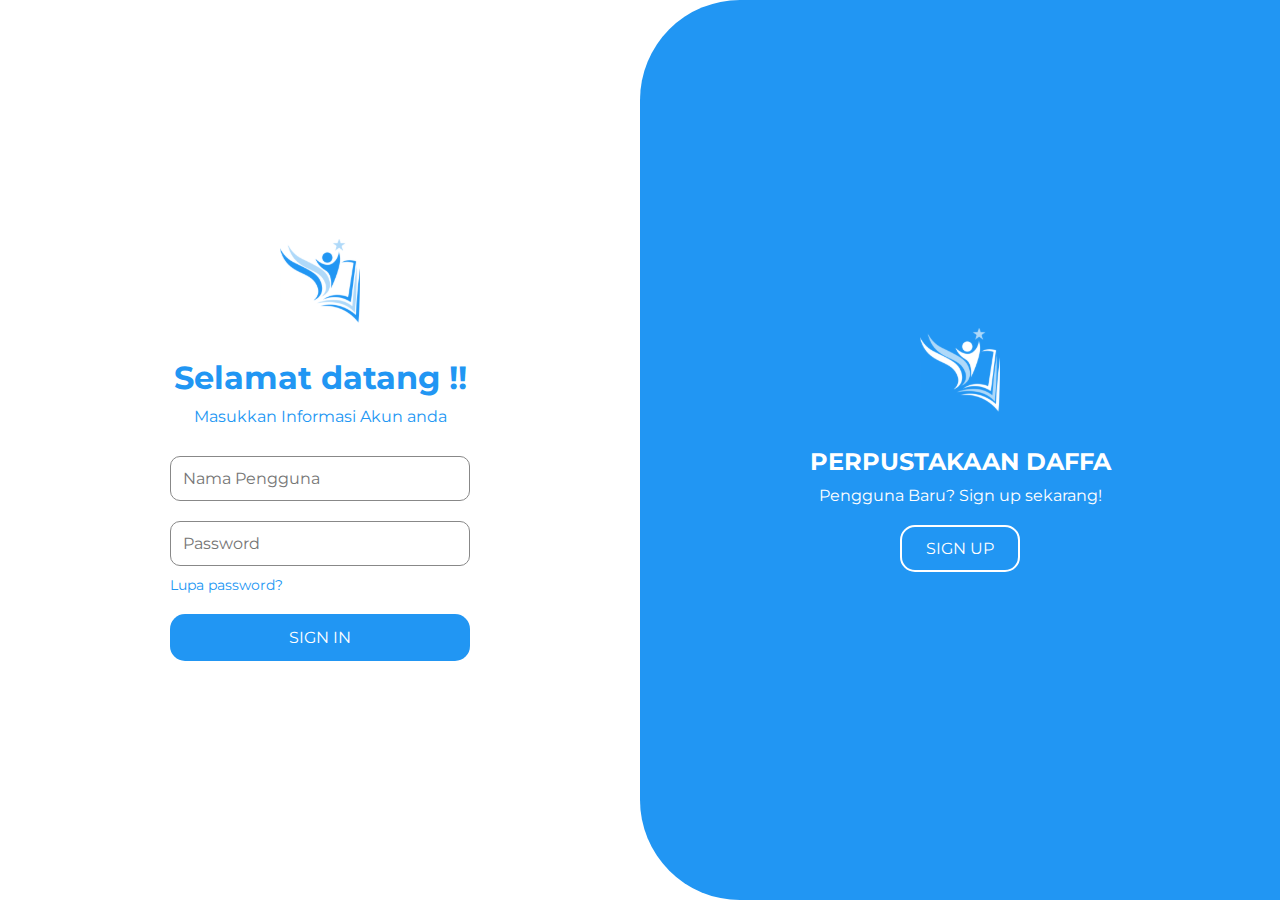
<file: index.html>
<!DOCTYPE html>
<html lang="en">
  <head>
    <meta charset="UTF-8" />
    <meta name="viewport" content="width=device-width, initial-scale=1.0" />
    <title>Login</title>
    <link
      rel="stylesheet"
      href="https://cdnjs.cloudflare.com/ajax/libs/font-awesome/6.5.1/css/all.min.css"
      crossorigin="anonymous"
    />
    <link
      rel="stylesheet"
      href="https://fonts.googleapis.com/css2?family=Montserrat&display=swap"
    />
    <link rel="stylesheet" href="styles/style-index.css" />
  </head>
  <body>
    <div class="container">
      <div class="left-panel">
        <img src="images/logo-biru.svg" alt="Logo" class="logo" />
        <h1>Selamat datang !!</h1>
        <p class="info-text">Masukkan Informasi Akun anda</p>
        <form id="login-form">
          <input
            type="text"
            name="email"
            placeholder="Nama Pengguna"
            required
          />
          <input
            type="password"
            name="password"
            placeholder="Password"
            required
          />
          <a href="forgot-password.html" class="forgot">Lupa password?</a>
          <button type="submit" class="btn-signin">SIGN IN</button>
        </form>
      </div>
      <div class="right-panel">
        <img src="images/logo-putih.svg" alt="Logo" class="logo" />
        <h2>PERPUSTAKAAN DAFFA</h2>
        <p>Pengguna Baru? Sign up sekarang!</p>
        <button id="signup-btn" class="btn-signup">SIGN UP</button>
      </div>
    </div>

    <script src="scripts/pages/script-index.js"></script>
  </body>
</html>
</file>
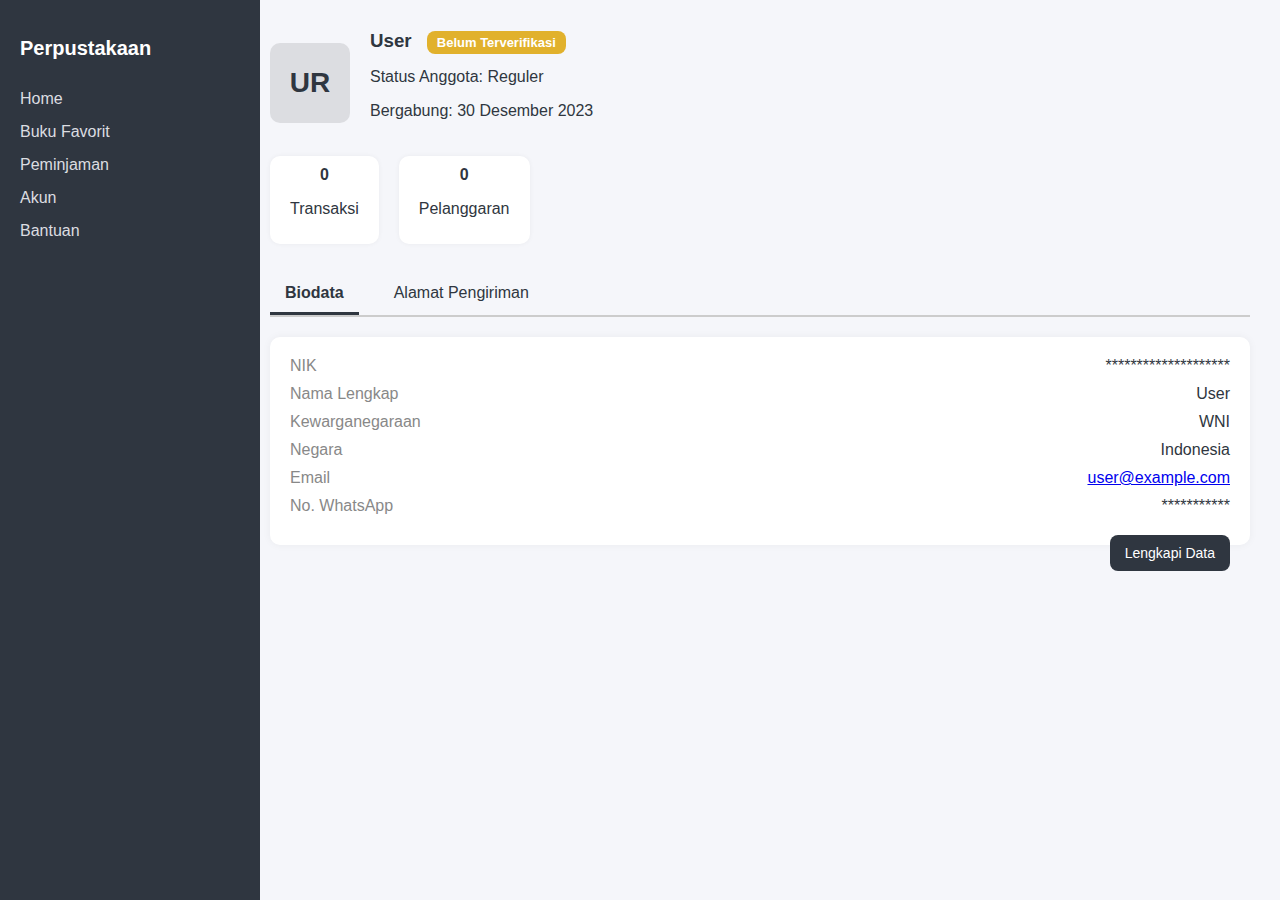
<file: akun.html>
<!DOCTYPE html>
<html lang="id">
  <head>
    <meta charset="UTF-8" />
    <meta name="viewport" content="width=device-width, initial-scale=1.0" />
    <title>Profil Akun</title>
    <style>
      body {
        margin: 0;
        font-family: Arial, sans-serif;
        background-color: #f5f6fa;
        color: #2f3640;
      }

      .sidebar {
        width: 220px;
        background-color: #2f3640;
        height: 100vh;
        position: fixed;
        top: 0;
        left: 0;
        padding: 20px;
        color: #fff;
      }

      .sidebar h2 {
        font-size: 20px;
        margin-bottom: 30px;
      }

      .sidebar a {
        display: block;
        color: #dcdde1;
        text-decoration: none;
        margin: 15px 0;
        cursor: pointer;
      }

      .main {
        margin-left: 240px;
        padding: 30px;
      }

      .profile-header {
        display: flex;
        align-items: center;
        gap: 20px;
        margin-bottom: 20px;
      }

      .profile-initial {
        width: 80px;
        height: 80px;
        background-color: #dcdde1;
        color: #2f3640;
        font-size: 28px;
        font-weight: bold;
        display: flex;
        align-items: center;
        justify-content: center;
        border-radius: 10px;
      }

      .status-badge {
        background-color: #e1b12c;
        color: white;
        padding: 4px 10px;
        font-size: 13px;
        border-radius: 8px;
        margin-left: 10px;
      }

      .profile-info h3 {
        margin: 0;
      }

      .member-stats {
        margin-top: 10px;
        display: flex;
        gap: 20px;
      }

      .stat-box {
        background-color: #fff;
        border-radius: 10px;
        padding: 10px 20px;
        box-shadow: 0 0 5px rgba(0, 0, 0, 0.05);
        text-align: center;
      }

      .progress-container {
        margin-top: 15px;
      }

      .progress-label {
        font-size: 14px;
        margin-bottom: 5px;
      }

      .progress-bar-bg {
        background-color: #dcdde1;
        border-radius: 10px;
        overflow: hidden;
        height: 10px;
        width: 100%;
      }

      .progress-bar-fill {
        background-color: #44bd32;
        width: 60%;
        height: 10px;
      }

      .tabs {
        display: flex;
        gap: 20px;
        margin-top: 30px;
        border-bottom: 2px solid #ccc;
      }

      .tab {
        padding: 10px 15px;
        cursor: pointer;
        border-bottom: 3px solid transparent;
      }

      .tab.active {
        border-bottom: 3px solid #2f3640;
        font-weight: bold;
      }

      .biodata-box {
        margin-top: 20px;
        background: #fff;
        padding: 20px;
        border-radius: 10px;
        box-shadow: 0 0 8px rgba(0, 0, 0, 0.05);
      }

      .biodata-row {
        display: flex;
        justify-content: space-between;
        margin-bottom: 10px;
      }

      .biodata-label {
        color: #888;
      }

      .edit-button {
        display: inline-block;
        padding: 10px 15px;
        background-color: #2f3640;
        color: #fff;
        border: none;
        border-radius: 8px;
        text-decoration: none;
        font-size: 14px;
        margin-top: 10px;
        float: right;
      }
    </style>
  </head>
  <body>
    <div class="sidebar">
      <h2>Perpustakaan</h2>
      <a href="home.html">Home</a>
      <a href="bukufavorit.html">Buku Favorit</a>
      <a href="peminjaman.html">Peminjaman</a>
      <a href="akun.html">Akun</a>
      <a href="bantuan.html">Bantuan</a>
    </div>

    <div class="main">
      <div class="profile-header">
        <div class="profile-initial">UR</div>
        <div class="profile-info">
          <h3>User <span class="status-badge">Belum Terverifikasi</span></h3>
          <p>Status Anggota: Reguler</p>
          <p>Bergabung: 30 Desember 2023</p>
        </div>
      </div>

      <div class="member-stats">
        <div class="stat-box">
          <strong>0</strong>
          <p>Transaksi</p>
        </div>
        <div class="stat-box">
          <strong>0</strong>
          <p>Pelanggaran</p>
        </div>
      </div>

      <div class="tabs">
        <div class="tab active">Biodata</div>
        <div class="tab">Alamat Pengiriman</div>
      </div>

      <div class="biodata-box">
        <div class="biodata-row">
          <span class="biodata-label">NIK</span>
          <span>********************</span>
        </div>
        <div class="biodata-row">
          <span class="biodata-label">Nama Lengkap</span>
          <span>User</span>
        </div>
        <div class="biodata-row">
          <span class="biodata-label">Kewarganegaraan</span>
          <span>WNI</span>
        </div>
        <div class="biodata-row">
          <span class="biodata-label">Negara</span>
          <span>Indonesia</span>
        </div>
        <div class="biodata-row">
          <span class="biodata-label">Email</span>
          <span
            ><a href="mailto:dimasahmadr507@gmail.com"
              >user@example.com</a
            ></span
          >
        </div>
        <div class="biodata-row">
          <span class="biodata-label">No. WhatsApp</span>
          <span>***********</span>
        </div>
        <a class="edit-button" href="#">Lengkapi Data</a>
      </div>
    </div>
  </body>
</html>
</file>
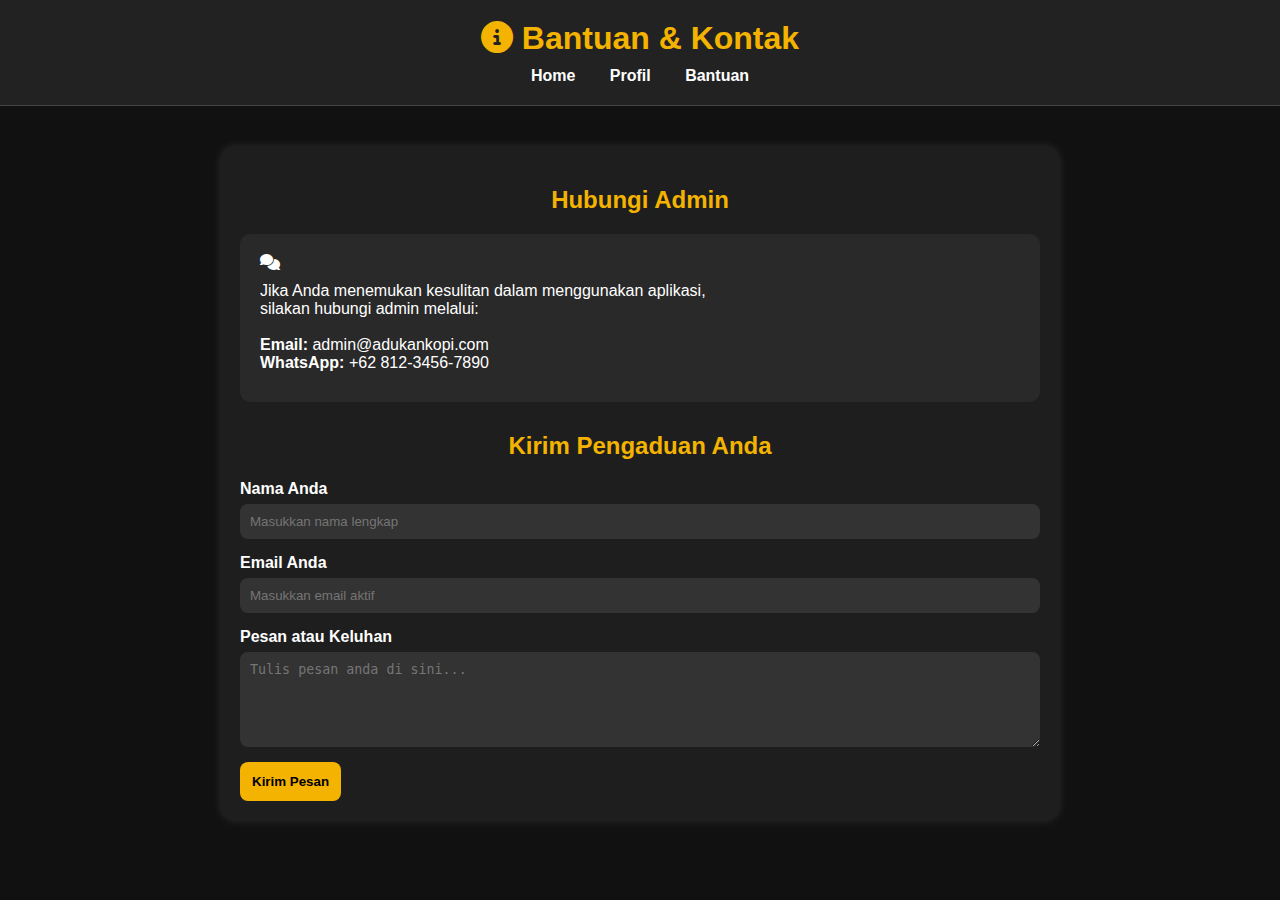
<file: bantuan.html>
<!DOCTYPE html>
<html lang="id">
  <head>
    <meta charset="UTF-8" />
    <meta name="viewport" content="width=device-width, initial-scale=1.0" />
    <title>Bantuan</title>
    <link
      rel="stylesheet"
      href="https://cdnjs.cloudflare.com/ajax/libs/font-awesome/6.5.1/css/all.min.css"
      crossorigin="anonymous"
    />
    <style>
      body {
        background-color: #111;
        color: #fff;
        font-family: "Segoe UI", sans-serif;
        margin: 0;
        padding: 0;
      }

      header {
        background-color: #222;
        padding: 20px;
        text-align: center;
        border-bottom: 1px solid #444;
      }

      header h1 {
        margin: 0;
        color: #f3b300;
      }

      nav {
        margin-top: 10px;
      }

      nav a {
        color: #fff;
        margin: 0 15px;
        text-decoration: none;
        font-weight: bold;
      }

      .container {
        max-width: 800px;
        margin: 40px auto;
        padding: 20px;
        background-color: #1e1e1e;
        border-radius: 15px;
        box-shadow: 0 0 10px rgba(255, 255, 255, 0.1);
      }

      .section-title {
        color: #f3b300;
        margin-bottom: 20px;
        text-align: center;
      }

      .contact-info {
        background-color: #292929;
        padding: 20px;
        border-radius: 10px;
        margin-bottom: 30px;
      }

      .contact-info p {
        margin: 10px 0;
        font-size: 16px;
      }

      .form-group {
        display: flex;
        flex-direction: column;
        margin-bottom: 15px;
      }

      .form-group label {
        font-weight: bold;
        margin-bottom: 6px;
      }

      .form-group input,
      .form-group textarea {
        padding: 10px;
        border-radius: 8px;
        border: none;
        background-color: #333;
        color: #fff;
        resize: vertical;
      }

      .form-group input:focus,
      .form-group textarea:focus {
        outline: 2px solid #f3b300;
      }

      .submit-btn {
        background-color: #f3b300;
        color: #000;
        padding: 12px;
        font-weight: bold;
        border: none;
        border-radius: 8px;
        cursor: pointer;
        transition: background-color 0.3s ease;
      }

      .submit-btn:hover {
        background-color: #e0a800;
      }
    </style>
  </head>
  <body>
    <header>
      <h1><i class="fa-solid fa-circle-info"></i> Bantuan & Kontak</h1>
      <nav>
        <a href="index.html">Home</a>
        <a href="profil.html">Profil</a>
        <a href="bantuan.html">Bantuan</a>
      </nav>
    </header>

    <div class="container">
      <h2 class="section-title">Hubungi Admin</h2>

      <div class="contact-info">
        <i class="fa-solid fa-comments info-icon"></i>
        <p class="help-text">
          Jika Anda menemukan kesulitan dalam menggunakan aplikasi,<br />
          silakan hubungi admin melalui:<br /><br />
          <strong>Email:</strong> admin@adukankopi.com<br />
          <strong>WhatsApp:</strong> +62 812-3456-7890
        </p>
      </div>

      <h2 class="section-title">Kirim Pengaduan Anda</h2>

      <form>
        <div class="form-group">
          <label for="nama">Nama Anda</label>
          <input
            type="text"
            id="nama"
            placeholder="Masukkan nama lengkap"
            required
          />
        </div>

        <div class="form-group">
          <label for="email">Email Anda</label>
          <input
            type="email"
            id="email"
            placeholder="Masukkan email aktif"
            required
          />
        </div>

        <div class="form-group">
          <label for="pesan">Pesan atau Keluhan</label>
          <textarea
            id="pesan"
            rows="5"
            placeholder="Tulis pesan anda di sini..."
            required
          ></textarea>
        </div>

        <button type="submit" class="submit-btn">Kirim Pesan</button>
      </form>
    </div>
  </body>
</html>
</file>
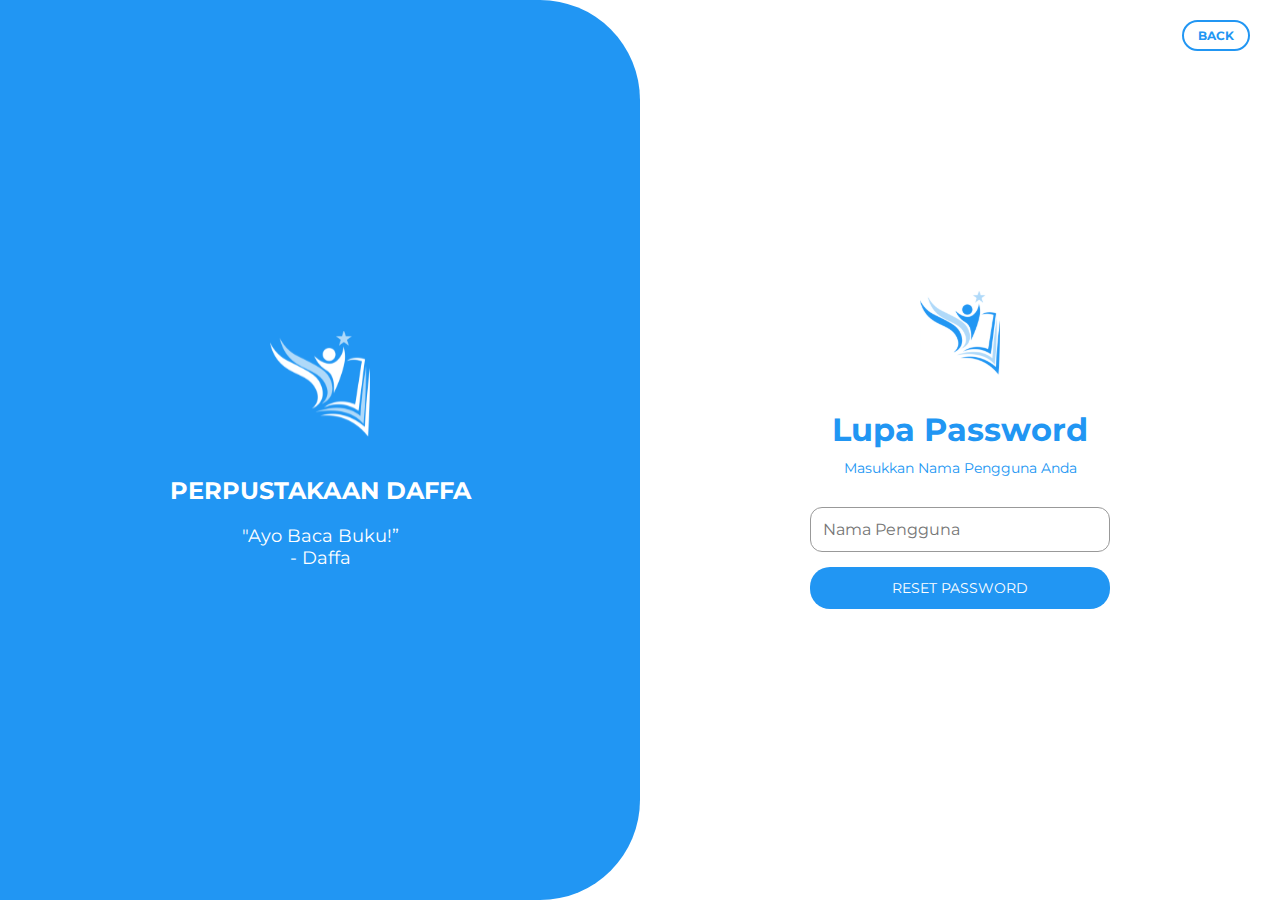
<file: forgot-password.html>
<!DOCTYPE html>
<html lang="en">
  <head>
    <meta charset="UTF-8" />
    <meta name="viewport" content="width=device-width, initial-scale=1.0" />
    <title>Lupa Password</title>
    <link
      rel="stylesheet"
      href="https://fonts.googleapis.com/css2?family=Montserrat&display=swap"
    />
    <link rel="stylesheet" href="styles/style-forgot-password.css" />
  </head>
  <body>
    <div class="container">
      <div class="left-panel">
        <img src="images/logo-putih.svg" alt="Logo" class="logo" />
        <h1>PERPUSTAKAAN DAFFA</h1>
        <p class="quote">"Ayo Baca Buku!”<br />- Daffa</p>
      </div>

      <div class="right-panel">
        <a href="index.html" class="back-btn">BACK</a>
        <img src="images/logo-biru.svg" alt="Logo" class="logo-small" />
        <h2>Lupa Password</h2>
        <p class="subtext">Masukkan Nama Pengguna Anda</p>

        <form id="form-forgot" class="forgot-form">
          <input
            type="text"
            name="username"
            placeholder="Nama Pengguna"
            required
          />
          <button type="submit" class="reset-btn">RESET PASSWORD</button>
        </form>
      </div>
    </div>
    <script src="scripts/pages/script-forgot-password.js"></script>
  </body>
</html>
</file>
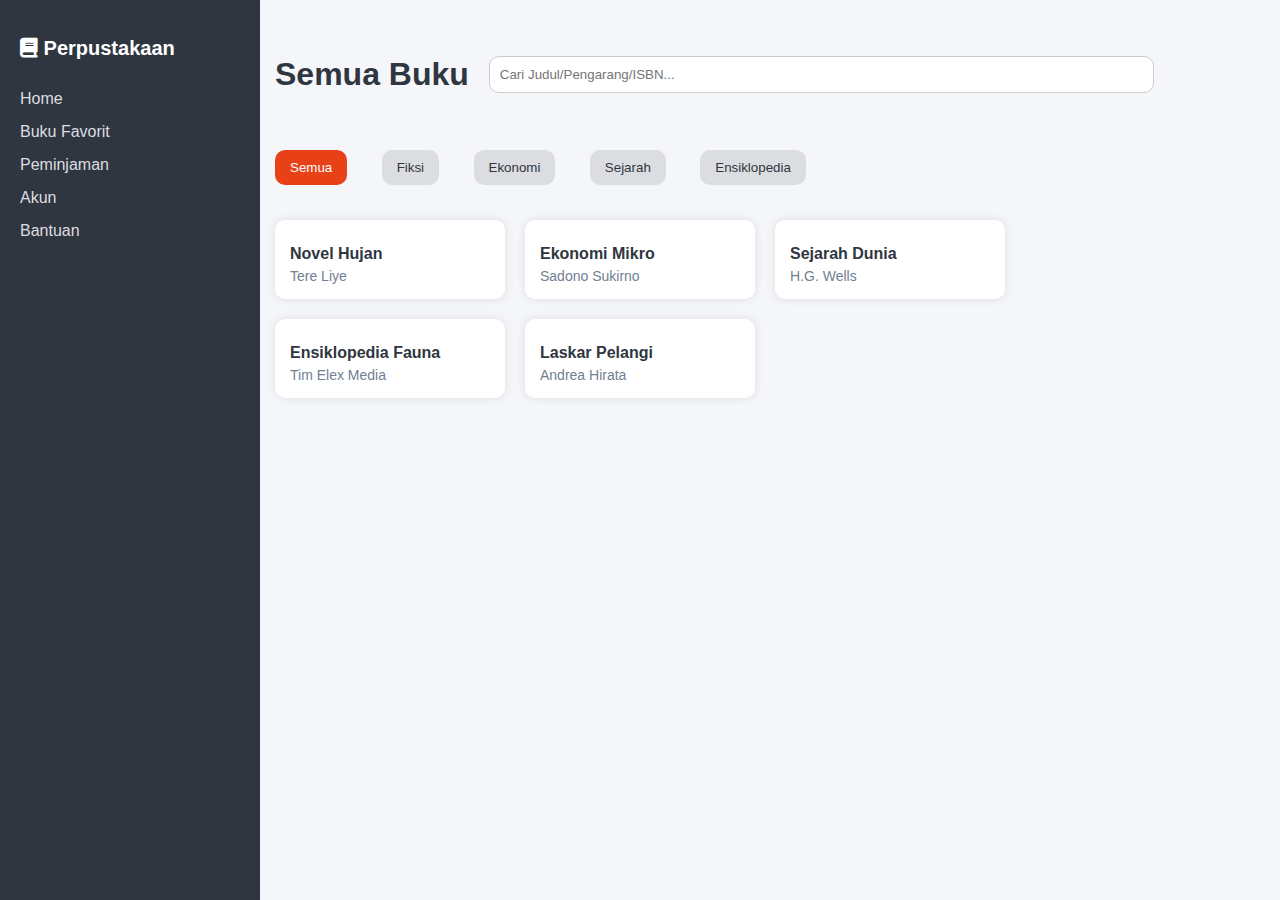
<file: home-lama.html>
<!DOCTYPE html>
<html lang="en">
  <head>
    <meta charset="UTF-8" />
    <meta name="viewport" content="width=device-width, initial-scale=1.0" />
    <title>Perpustakaan Daffa</title>
    <link
      rel="stylesheet"
      href="https://cdnjs.cloudflare.com/ajax/libs/font-awesome/6.5.1/css/all.min.css"
      crossorigin="anonymous"
    />
    <style>
      body {
        margin: 0;
        font-family: Arial, sans-serif;
        background-color: #f5f6fa;
        color: #2f3640;
      }
      .sidebar {
        width: 220px;
        background-color: #2f3640;
        height: 100vh;
        position: fixed;
        top: 0;
        left: 0;
        padding: 20px;
        color: #fff;
      }
      .sidebar h2 {
        font-size: 20px;
        margin-bottom: 30px;
      }
      .sidebar a {
        display: block;
        color: #dcdde1;
        text-decoration: none;
        margin: 15px 0;
        cursor: pointer;
      }
      .main {
        margin-left: 240px;
        padding: 20px;
      }
      .header {
        margin: 15px;
        display: flex;
        justify-content: space-between;
        align-items: center;
        margin-bottom: 20px;
      }
      .search-bar {
        flex-grow: 1;
        margin-left: 20px;
      }
      .search-bar input {
        width: 85%;
        padding: 10px;
        border-radius: 10px;
        border: 1px solid #ccc;
      }
      .category-buttons {
        margin-bottom: 20px;
      }
      .category-buttons button {
        margin: 15px;
        padding: 10px 15px;
        border: none;
        border-radius: 10px;
        cursor: pointer;
        background-color: #dcdde1;
        color: #2f3640;
      }
      .category-buttons button.active {
        background-color: #e84118;
        color: #fff;
      }
      .book-list {
        margin: 15px;
        display: flex;
        flex-wrap: wrap;
        gap: 20px;
      }
      .book-card {
        background-color: #fff;
        border-radius: 10px;
        padding: 15px;
        width: 200px;
        box-shadow: 0 0 10px rgba(0, 0, 0, 0.1);
      }
      .book-card h4 {
        margin: 10px 0 5px;
      }
      .book-card p {
        margin: 0;
        font-size: 14px;
        color: #718093;
      }
      .not-found {
        font-size: 18px;
        color: #e84118;
        font-weight: bold;
        display: none;
      }
    </style>
  </head>
  <body>
    <div class="sidebar">
      <h2><i class="fa-solid fa-book"></i> Perpustakaan</h2>
      <a href="home.html">Home</a>
      <a href="bukufavorit.html">Buku Favorit</a>
      <a href="peminjaman.html">Peminjaman</a>
      <a href="akun.html">Akun</a>
      <a href="bantuan.html">Bantuan</a>
    </div>

    <div class="main">
      <div class="header">
        <h1>Semua Buku</h1>
        <div class="search-bar">
          <input
            type="text"
            id="searchInput"
            placeholder="Cari Judul/Pengarang/ISBN..."
          />
        </div>
      </div>

      <div class="category-buttons">
        <button class="filter-btn active" data-category="all">Semua</button>
        <button class="filter-btn" data-category="fiksi">Fiksi</button>
        <button class="filter-btn" data-category="ekonomi">Ekonomi</button>
        <button class="filter-btn" data-category="sejarah">Sejarah</button>
        <button class="filter-btn" data-category="ensiklopedia">
          Ensiklopedia
        </button>
      </div>

      <div class="book-list" id="bookList">
        <div class="book-card" data-category="fiksi">
          <h4>Novel Hujan</h4>
          <p>Tere Liye</p>
        </div>
        <div class="book-card" data-category="ekonomi">
          <h4>Ekonomi Mikro</h4>
          <p>Sadono Sukirno</p>
        </div>
        <div class="book-card" data-category="sejarah">
          <h4>Sejarah Dunia</h4>
          <p>H.G. Wells</p>
        </div>
        <div class="book-card" data-category="ensiklopedia">
          <h4>Ensiklopedia Fauna</h4>
          <p>Tim Elex Media</p>
        </div>
        <div class="book-card" data-category="fiksi">
          <h4>Laskar Pelangi</h4>
          <p>Andrea Hirata</p>
        </div>
      </div>
      <div class="not-found" id="notFound">Buku tidak ditemukan.</div>
    </div>

    <script>
      const filterButtons = document.querySelectorAll(".filter-btn");
      const bookCards = document.querySelectorAll(".book-card");
      const searchInput = document.getElementById("searchInput");
      const notFound = document.getElementById("notFound");

      filterButtons.forEach((button) => {
        button.addEventListener("click", () => {
          filterButtons.forEach((btn) => btn.classList.remove("active"));
          button.classList.add("active");

          const category = button.getAttribute("data-category");

          let found = false;
          bookCards.forEach((card) => {
            const cardCategory = card.getAttribute("data-category");
            if (category === "all" || cardCategory === category) {
              card.style.display = "block";
              found = true;
            } else {
              card.style.display = "none";
            }
          });

          notFound.style.display = found ? "none" : "block";
        });
      });

      searchInput.addEventListener("input", () => {
        const query = searchInput.value.toLowerCase();
        let found = false;

        bookCards.forEach((card) => {
          const title = card.querySelector("h4").textContent.toLowerCase();
          const author = card.querySelector("p").textContent.toLowerCase();
          if (title.includes(query) || author.includes(query)) {
            card.style.display = "block";
            found = true;
          } else {
            card.style.display = "none";
          }
        });

        notFound.style.display = found ? "none" : "block";
      });

      function navigate(menu) {
        alert('Menu "' + menu + '" belum tersedia sepenuhnya.');
      }
    </script>
  </body>
</html>
</file>
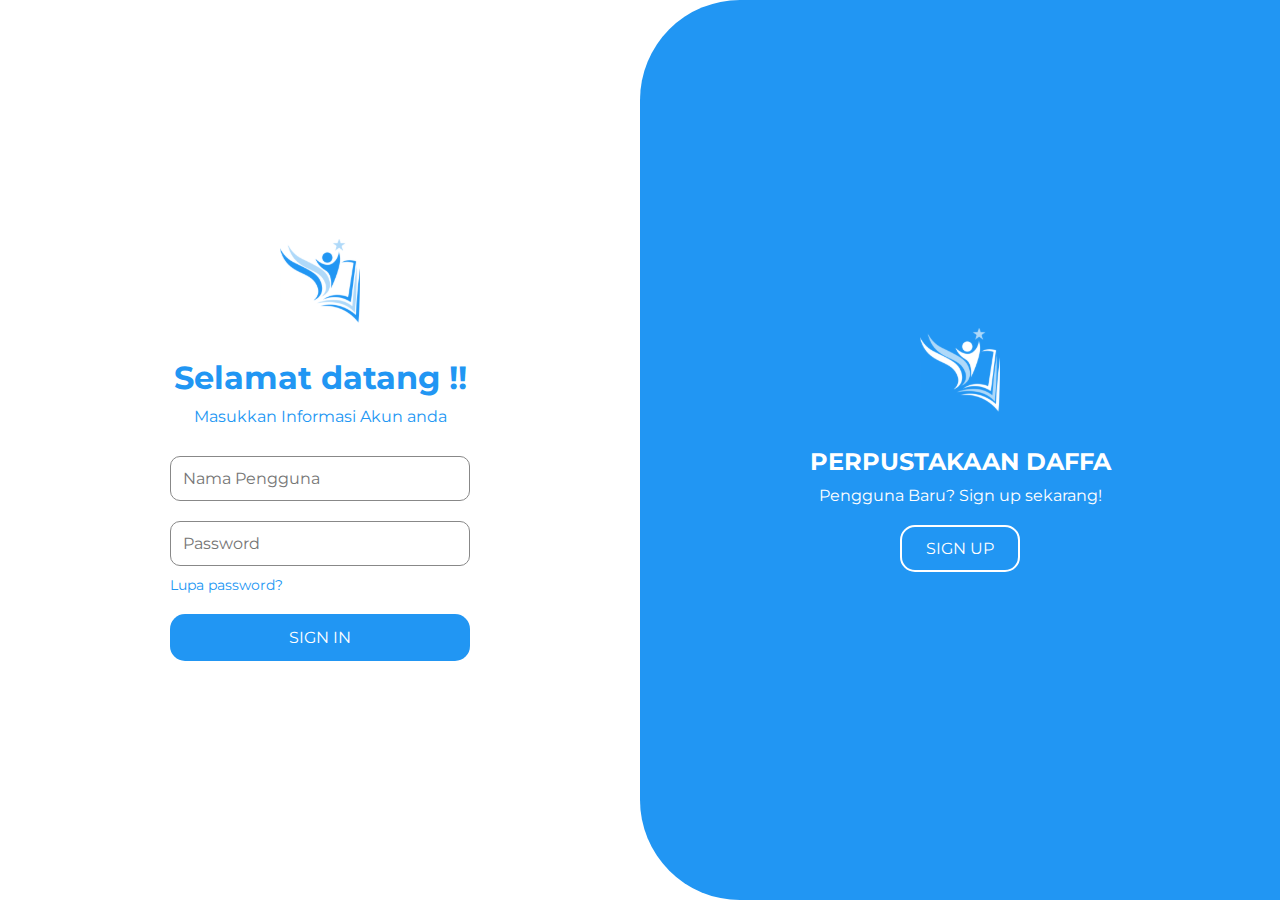
<file: login.html>
<!DOCTYPE html>
<html lang="en">
  <head>
    <meta charset="UTF-8" />
    <meta name="viewport" content="width=device-width, initial-scale=1.0" />
    <title>Login - Perpustakaan Kopi</title>
    <link
      rel="stylesheet"
      href="https://cdnjs.cloudflare.com/ajax/libs/font-awesome/6.5.1/css/all.min.css"
      crossorigin="anonymous"
    />
    <link
      rel="stylesheet"
      href="https://fonts.googleapis.com/css2?family=Montserrat&display=swap"
    />
    <style>
      * {
        box-sizing: border-box;
        margin: 0;
        padding: 0;
        font-family: Montserrat, "Segoe UI", sans-serif;
      }

      body,
      html {
        height: 100%;
      }

      .container {
        display: flex;
        height: 100vh;
      }

      .left-panel,
      .right-panel {
        flex: 1;
        display: flex;
        flex-direction: column;
        justify-content: center;
        align-items: center;
        padding: 40px;
      }

      .left-panel {
        background-color: #fff;
      }

      .right-panel {
        background-color: #2196f3;
        color: #fff;
        border-top-left-radius: 100px;
        border-bottom-left-radius: 100px;
      }

      .logo {
        width: 80px;
        margin-bottom: 20px;
      }

      .left-panel h1 {
        font-size: 32px;
        color: #2196f3;
        margin-bottom: 10px;
      }

      .info-text {
        color: #2196f3;
        margin-bottom: 20px;
      }

      form {
        display: flex;
        flex-direction: column;
        width: 80%;
        max-width: 300px;
      }

      input {
        padding: 12px;
        margin: 10px 0;
        border: 1px solid #888;
        border-radius: 10px;
        font-size: 16px;
      }

      .forgot {
        color: #2196f3;
        font-size: 14px;
        text-decoration: none;
        margin-bottom: 20px;
      }

      .btn-signin {
        background-color: #2196f3;
        color: white;
        padding: 14px;
        border: none;
        border-radius: 15px;
        font-size: 16px;
        cursor: pointer;
        transition: all 0.3s ease, transform 0.3s ease;
      }

      .btn-signin:hover {
        background-color: #e0e0e0;
        color: #2196f3;
      }

      .right-panel h2 {
        font-size: 24px;
        font-weight: bold;
        margin-bottom: 10px;
      }

      .right-panel p {
        margin-bottom: 20px;
      }

      .btn-signup {
        padding: 12px 24px;
        border: 2px solid #fff;
        background: transparent;
        color: #fff;
        border-radius: 15px;
        font-size: 16px;
        cursor: pointer;
        transition: all 0.3s ease, transform 0.3s ease;
      }

      .btn-signup:hover {
        background-color: white;
        color: #2196f3;
      }
    </style>
  </head>
  <body>
    <div class="container">
      <div class="left-panel">
        <img src="images/logo-biru.svg" alt="Logo" class="logo" />
        <h1>Selamat datang !!</h1>
        <p class="info-text">Masukkan Informasi Akun anda</p>
        <form id="login-form">
          <input
            type="text"
            name="email"
            placeholder="Nama Pengguna"
            required
          />
          <input
            type="password"
            name="password"
            placeholder="Password"
            required
          />
          <a href="forgot-password.html" class="forgot">Lupa password?</a>
          <button type="submit" class="btn-signin">SIGN IN</button>
        </form>
      </div>
      <div class="right-panel">
        <img src="images/logo-putih.svg" alt="Logo" class="logo" />
        <h2>PERPUSTAKAAN DAFFA</h2>
        <p>Pengguna Baru? Sign up sekarang!</p>
        <button id="signup-btn" class="btn-signup">SIGN UP</button>
      </div>
    </div>

    <script>
      const form = document.getElementById("login-form");
      form.addEventListener("submit", function (e) {
        e.preventDefault();
        const email = form.email.value.trim();
        const password = form.password.value.trim();

        // Dummy login check (ganti dengan validasi nyata jika ada backend)
        if (email === "admin@example.com" && password === "admin123") {
          alert("Login admin berhasil!");
          window.location.href = "admin.html";
        } else if (email === "user@example.com" && password === "123456") {
          alert("Login berhasil!");
          window.location.href = "index.html";
        } else {
          alert("Email atau password salah!");
        }
      });
      document
        .getElementById("signup-btn")
        .addEventListener("click", function () {
          window.location.href = "sign-up.html";
        });
    </script>
  </body>
</html>
</file>
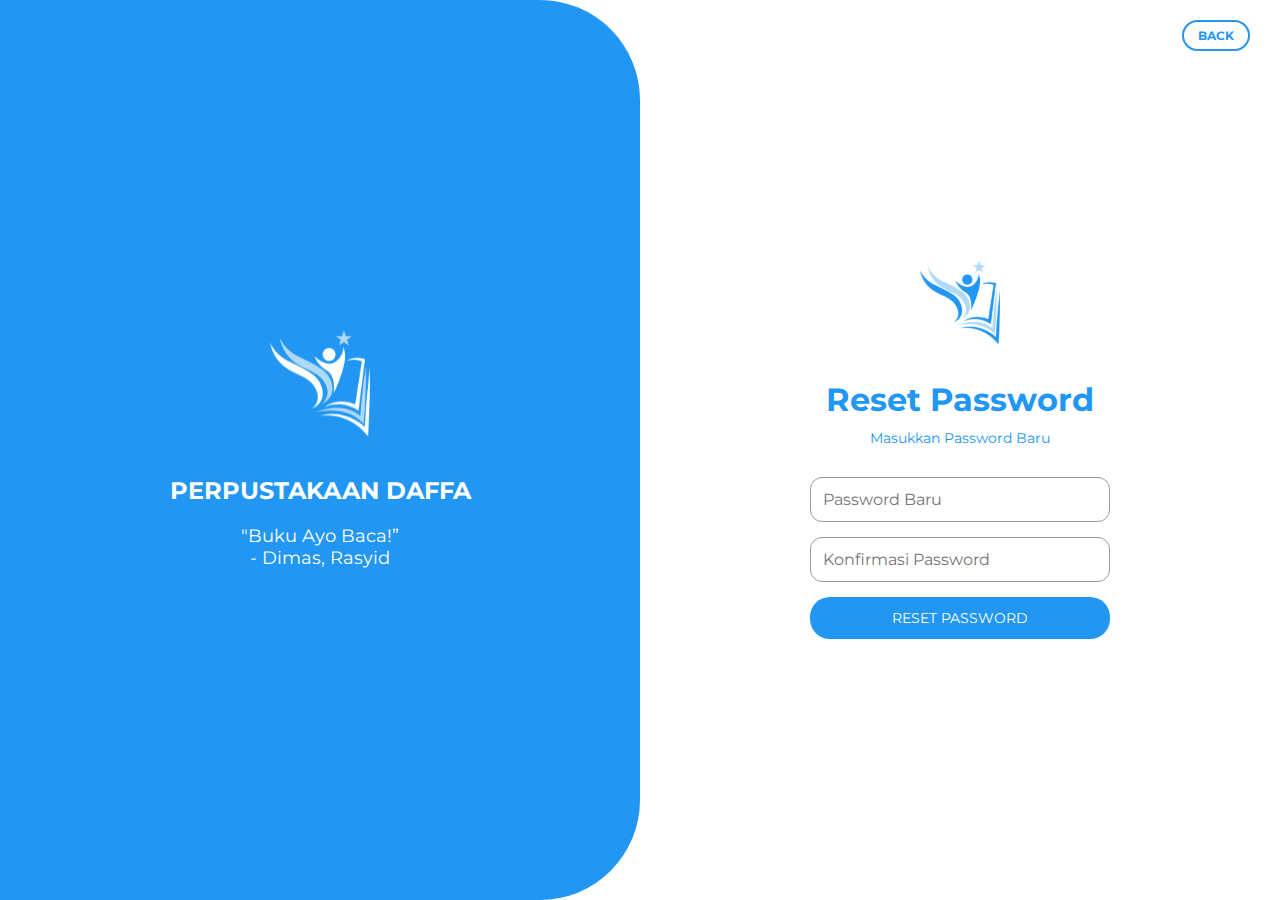
<file: reset-password.html>
<!DOCTYPE html>
<html lang="en">
  <head>
    <meta charset="UTF-8" />
    <meta name="viewport" content="width=device-width, initial-scale=1.0" />
    <title>Reset Password</title>
    <link
      rel="stylesheet"
      href="https://fonts.googleapis.com/css2?family=Montserrat&display=swap"
    />
    <link rel="stylesheet" href="styles/style-reset-password.css" />
  </head>
  <body>
    <div class="container">
      <div class="left-panel">
        <img src="images/logo-putih.svg" alt="Logo" class="logo" />
        <h1>PERPUSTAKAAN DAFFA</h1>
        <p class="quote">"Buku Ayo Baca!”<br />- Dimas, Rasyid</p>
      </div>

      <div class="right-panel">
        <a href="verifikasi-otp.html" class="back-btn">BACK</a>
        <img src="images/logo-biru.svg" alt="Logo" class="logo-small" />
        <h2>Reset Password</h2>
        <p class="subtext">Masukkan Password Baru</p>

        <form id="form-reset" class="reset-form">
          <input
            type="password"
            name="password"
            id="new-password"
            placeholder="Password Baru"
            required
          />
          <input
            type="password"
            name="password-dua"
            id="confirm-password"
            placeholder="Konfirmasi Password"
            required
          />
          <button type="submit" class="reset-btn">RESET PASSWORD</button>
        </form>
      </div>
    </div>
    <script src="scripts/pages/script-reset-password.js"></script>
  </body>
</html>
</file>
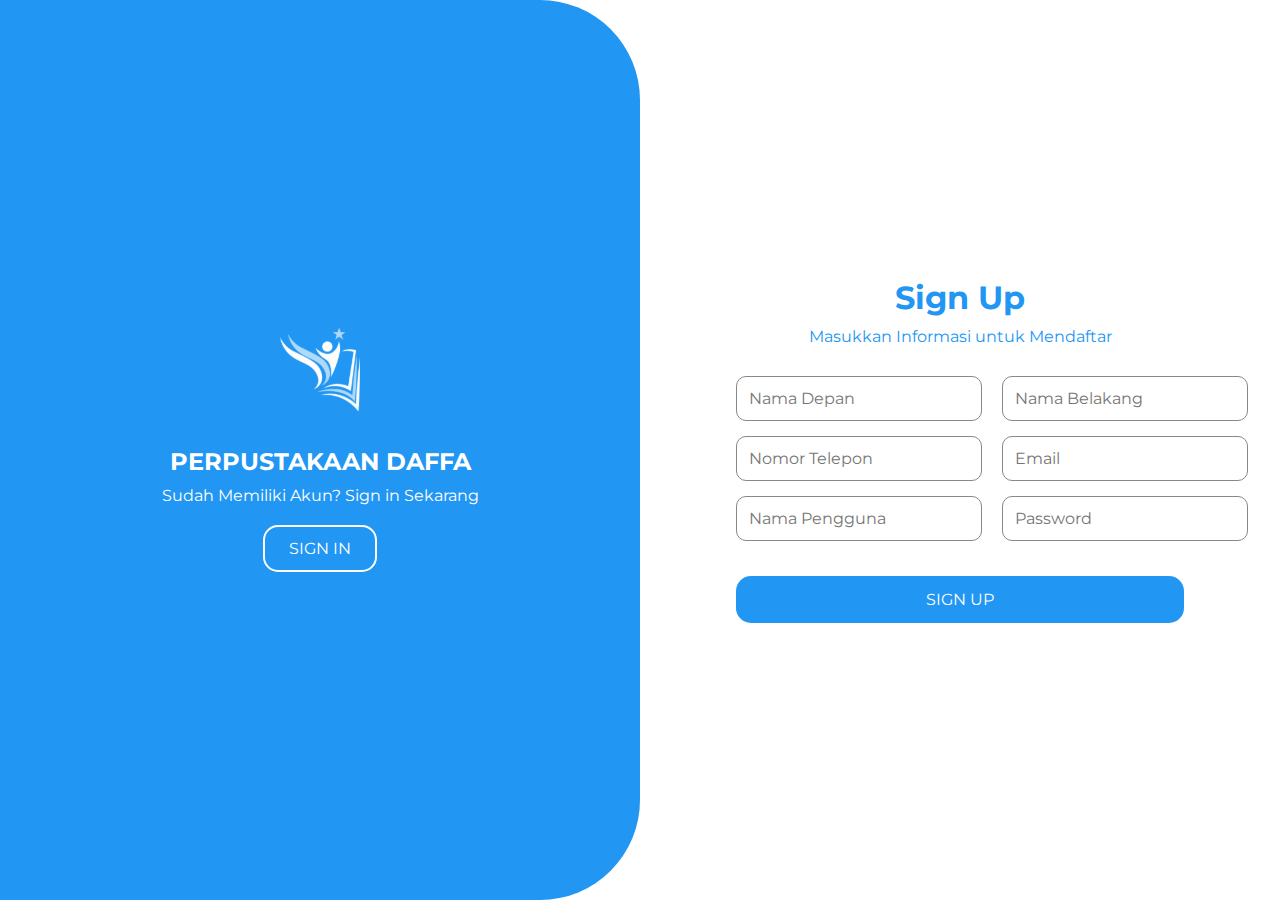
<file: sign-up.html>
<!DOCTYPE html>
<html lang="en">
  <head>
    <meta charset="UTF-8" />
    <meta name="viewport" content="width=device-width, initial-scale=1.0" />
    <title>Sign Up</title>
    <link
      rel="stylesheet"
      href="https://cdnjs.cloudflare.com/ajax/libs/font-awesome/6.5.1/css/all.min.css"
      crossorigin="anonymous"
    />
    <link
      rel="stylesheet"
      href="https://fonts.googleapis.com/css2?family=Montserrat&display=swap"
    />
    <link rel="stylesheet" href="styles/style-sign-up.css" />
  </head>
  <body>
    <div class="container">
      <div class="left-panel">
        <img src="images/logo-putih.svg" alt="Logo" class="logo" />
        <h2>PERPUSTAKAAN DAFFA</h2>
        <p>Sudah Memiliki Akun? Sign in Sekarang</p>
        <a href="index.html" class="btn-signin">SIGN IN</a>
      </div>
      <div class="right-panel">
        <h1>Sign Up</h1>
        <p class="info-text">Masukkan Informasi untuk Mendaftar</p>
        <form id="sign-up-form">
          <div class="input-row">
            <input
              type="text"
              name="firstName"
              placeholder="Nama Depan"
              required
            />
            <input
              type="text"
              name="lastName"
              placeholder="Nama Belakang"
              required
            />
          </div>
          <div class="input-row">
            <input
              type="tel"
              name="phone"
              placeholder="Nomor Telepon"
              required
            />
            <input type="email" name="email" placeholder="Email" required />
          </div>
          <div class="input-row">
            <input
              type="text"
              name="username"
              placeholder="Nama Pengguna"
              required
            />
            <input
              type="password"
              name="password"
              id="password"
              placeholder="Password"
              required
            />
          </div>
          <button type="submit" class="btn-signup">SIGN UP</button>
        </form>
      </div>
    </div>

    <script src="scripts/pages/script-sign-up.js"></script>
  </body>
</html>
</file>
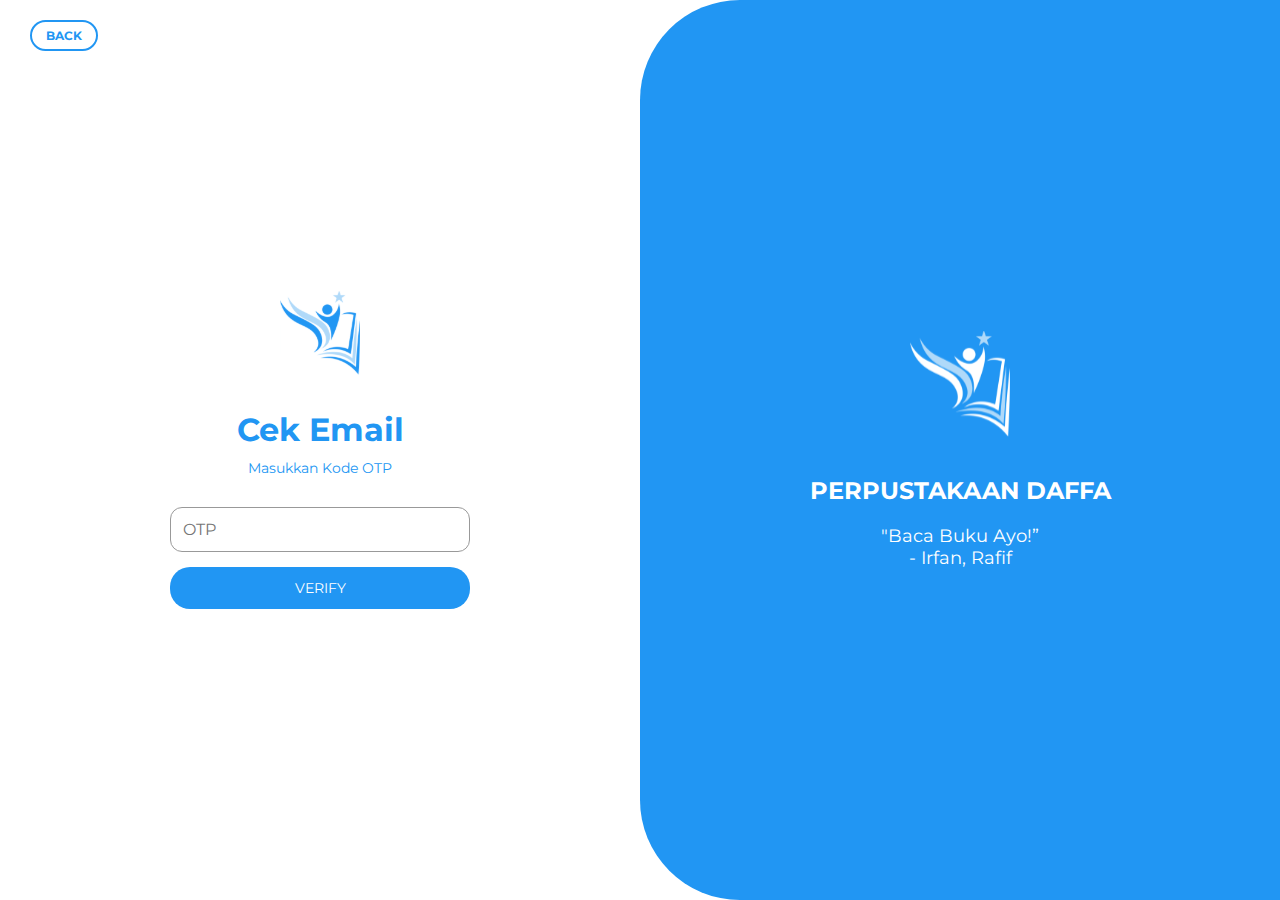
<file: verifikasi-otp.html>
<!DOCTYPE html>
<html lang="en">
  <head>
    <meta charset="UTF-8" />
    <meta name="viewport" content="width=device-width, initial-scale=1.0" />
    <title>Verifikasi OTP</title>
    <link
      rel="stylesheet"
      href="https://fonts.googleapis.com/css2?family=Montserrat&display=swap"
    />
    <link rel="stylesheet" href="styles/style-verifikasi-otp.css" />
  </head>
  <body>
    <div class="container">
      <!-- Panel Kiri -->
      <div class="left-panel">
        <a href="forgot-password.html" class="back-btn">BACK</a>
        <img src="images/logo-biru.svg" alt="Logo" class="logo-small" />
        <h2>Cek Email</h2>
        <p class="subtext">Masukkan Kode OTP</p>

        <form id="form-otp" class="otp-form">
          <input
            type="text"
            id="otp"
            name="otp"
            maxlength="6"
            pattern="\d{6}"
            inputmode="numeric"
            placeholder="OTP"
            required
          />
          <button type="submit" class="verify-btn">VERIFY</button>
        </form>
      </div>

      <!-- Panel Kanan -->
      <div class="right-panel">
        <img src="images/logo-putih.svg" alt="Logo" class="logo" />
        <h1>PERPUSTAKAAN DAFFA</h1>
        <p class="quote">"Baca Buku Ayo!”<br />- Irfan, Rafif</p>
      </div>
    </div>
    <script src="scripts/pages/script-verifikasi-otp.js"></script>
  </body>
</html>
</file>
<file: styles/style-index.css>
* {
  box-sizing: border-box;
  margin: 0;
  padding: 0;
  font-family: Montserrat, "Segoe UI", sans-serif;
}

body,
html {
  height: 100%;
}

.container {
  display: flex;
  height: 100vh;
}

.left-panel,
.right-panel {
  flex: 1;
  display: flex;
  flex-direction: column;
  justify-content: center;
  align-items: center;
  padding: 40px;
}

.left-panel {
  background-color: #fff;
}

.right-panel {
  background-color: #2196f3;
  color: #fff;
  border-top-left-radius: 100px;
  border-bottom-left-radius: 100px;
}

.logo {
  width: 80px;
  margin-bottom: 20px;
}

.left-panel h1 {
  font-size: 32px;
  color: #2196f3;
  margin-bottom: 10px;
}

.info-text {
  color: #2196f3;
  margin-bottom: 20px;
}

form {
  display: flex;
  flex-direction: column;
  width: 80%;
  max-width: 300px;
}

input {
  padding: 12px;
  margin: 10px 0;
  border: 1px solid #888;
  border-radius: 10px;
  font-size: 16px;
}

.forgot {
  color: #2196f3;
  font-size: 14px;
  text-decoration: none;
  margin-bottom: 20px;
}

.btn-signin {
  background-color: #2196f3;
  color: white;
  padding: 14px;
  border: none;
  border-radius: 15px;
  font-size: 16px;
  cursor: pointer;
  transition: all 0.3s ease, transform 0.3s ease;
}

.btn-signin:hover {
  background-color: #e0e0e0;
  color: #2196f3;
}

.right-panel h2 {
  font-size: 24px;
  font-weight: bold;
  margin-bottom: 10px;
}

.right-panel p {
  margin-bottom: 20px;
}

.btn-signup {
  padding: 12px 24px;
  border: 2px solid #fff;
  background: transparent;
  color: #fff;
  border-radius: 15px;
  font-size: 16px;
  cursor: pointer;
  transition: all 0.3s ease, transform 0.3s ease;
}

.btn-signup:hover {
  background-color: white;
  color: #2196f3;
}
</file>
<file: styles/style-forgot-password.css>
* {
  box-sizing: border-box;
  font-family: Montserrat, "Segoe UI", sans-serif;
  margin: 0;
  padding: 0;
}

body,
html {
  height: 100%;
}

.container {
  display: flex;
  height: 100vh;
}

/* Left Panel */
.left-panel {
  background-color: #2196f3;
  color: white;
  flex: 1;
  padding: 40px;
  display: flex;
  flex-direction: column;
  align-items: center;
  justify-content: center;
  border-top-right-radius: 100px;
  border-bottom-right-radius: 100px;
  text-align: center;
}

.left-panel .logo {
  width: 100px;
  margin-bottom: 20px;
}

.left-panel h1 {
  font-size: 24px;
  font-weight: bold;
}

.left-panel .quote {
  margin-top: 20px;
  font-size: 18px;
}

/* Right Panel */
.right-panel {
  flex: 1;
  padding: 40px;
  position: relative;
  display: flex;
  flex-direction: column;
  justify-content: center;
  align-items: center;
}

.logo-small {
  width: 80px;
  margin-bottom: 20px;
}

h2 {
  font-size: 32px;
  color: #2196f3;
  margin-bottom: 10px;
}

.subtext {
  font-size: 14px;
  color: #2196f3;
  margin-bottom: 30px;
}

.forgot-form {
  display: flex;
  flex-direction: column;
  gap: 15px;
  width: 80%;
  max-width: 300px;
}

.forgot-form input {
  padding: 12px;
  border: 1px solid #999;
  border-radius: 12px;
  font-size: 16px;
  outline: none;
}

.reset-btn {
  padding: 12px;
  background-color: #2196f3;
  color: white;
  border: none;
  border-radius: 20px;
  font-size: 14px;
  cursor: pointer;
  transition: all 0.3s ease, transform 0.3s ease;
}

.reset-btn:hover {
  background-color: #e0e0e0;
  color: #2196f3;
}

/* Back Button */
.back-btn {
  position: absolute;
  top: 20px;
  right: 30px;
  padding: 6px 14px;
  border: 2px solid #2196f3;
  color: #2196f3;
  background-color: transparent;
  border-radius: 20px;
  font-size: 12px;
  font-weight: bold;
  text-decoration: none;
  transition: all 0.3s ease, transform 0.3s ease;
}

.back-btn:hover {
  background-color: #2196f3;
  color: white;
}
</file>
<file: styles/style-sign-up.css>
* {
  box-sizing: border-box;
  margin: 0;
  padding: 0;
  font-family: Montserrat, "Segoe UI", sans-serif;
}

body,
html {
  height: 100%;
}

.container {
  display: flex;
  height: 100vh;
}

.left-panel,
.right-panel {
  flex: 1;
  display: flex;
  flex-direction: column;
  justify-content: center;
  align-items: center;
  padding: 40px;
}

.left-panel {
  background-color: #2196f3;
  color: white;
  border-top-right-radius: 100px;
  border-bottom-right-radius: 100px;
  text-align: center;
}

.right-panel {
  background-color: white;
}

.logo {
  width: 80px;
  margin-bottom: 20px;
}

.left-panel h2 {
  font-size: 24px;
  font-weight: bold;
  margin-bottom: 10px;
}

.left-panel p {
  margin-bottom: 20px;
}

.btn-signin {
  padding: 12px 24px;
  border: 2px solid #fff;
  background: transparent;
  color: #fff;
  border-radius: 15px;
  font-size: 16px;
  text-decoration: none;
  cursor: pointer;
  transition: all 0.3s ease, transform 0.3s ease;
}

.btn-signin:hover {
  background-color: white;
  color: #2196f3;
}

.right-panel h1 {
  font-size: 32px;
  color: #2196f3;
  margin-bottom: 10px;
}

.info-text {
  color: #2196f3;
  margin-bottom: 30px;
}

form {
  width: 80%;
  max-width: 600px;
}

.input-row {
  display: flex;
  justify-content: space-between;
  gap: 20px;
  margin-bottom: 15px;
}

.input-row input {
  flex: 1;
  padding: 12px;
  border: 1px solid #888;
  border-radius: 10px;
  font-size: 16px;
}

.btn-signup {
  background-color: #2196f3;
  color: white;
  padding: 14px;
  width: 100%;
  border: none;
  border-radius: 15px;
  font-size: 16px;
  cursor: pointer;
  margin-top: 20px;
  transition: all 0.3s ease, transform 0.3s ease;
}

.btn-signup:hover {
  background-color: #e0e0e0;
  color: #2196f3;
}
</file>
<file: styles/style-verifikasi-otp.css>
* {
  box-sizing: border-box;
  font-family: Montserrat, "Segoe UI", sans-serif;
  margin: 0;
  padding: 0;
}

body,
html {
  height: 100%;
}

.container {
  display: flex;
  height: 100vh;
}

/* Panel Kanan (background biru) */
.right-panel {
  background-color: #2196f3;
  color: white;
  flex: 1;
  padding: 40px;
  display: flex;
  flex-direction: column;
  align-items: center;
  justify-content: center;
  border-top-left-radius: 100px;
  border-bottom-left-radius: 100px;
  text-align: center;
}

.right-panel .logo {
  width: 100px;
  margin-bottom: 20px;
}

.right-panel h1 {
  font-size: 24px;
  font-weight: bold;
}

.right-panel .quote {
  margin-top: 20px;
  font-size: 18px;
}

/* Panel Kiri (form OTP) */
.left-panel {
  flex: 1;
  padding: 40px;
  position: relative;
  display: flex;
  flex-direction: column;
  justify-content: center;
  align-items: center;
}

.logo-small {
  width: 80px;
  margin-bottom: 20px;
}

h2 {
  font-size: 32px;
  color: #2196f3;
  margin-bottom: 10px;
}

.subtext {
  font-size: 14px;
  color: #2196f3;
  margin-bottom: 30px;
}

.otp-form {
  display: flex;
  flex-direction: column;
  gap: 15px;
  width: 80%;
  max-width: 300px;
}

.otp-form input {
  padding: 12px;
  border: 1px solid #999;
  border-radius: 12px;
  font-size: 16px;
  outline: none;
}

.verify-btn {
  padding: 12px;
  background-color: #2196f3;
  color: white;
  border: none;
  border-radius: 20px;
  font-size: 14px;
  cursor: pointer;
  transition: all 0.3s ease, transform 0.3s ease;
}

.verify-btn:hover {
  background-color: #e0e0e0;
  color: #2196f3;
}

/* Tombol Back */
.back-btn {
  position: absolute;
  top: 20px;
  left: 30px;
  padding: 6px 14px;
  border: 2px solid #2196f3;
  color: #2196f3;
  background-color: transparent;
  border-radius: 20px;
  font-size: 12px;
  font-weight: bold;
  text-decoration: none;
  transition: all 0.3s ease, transform 0.3s ease;
}

.back-btn:hover {
  background-color: #2196f3;
  color: white;
}
</file>
